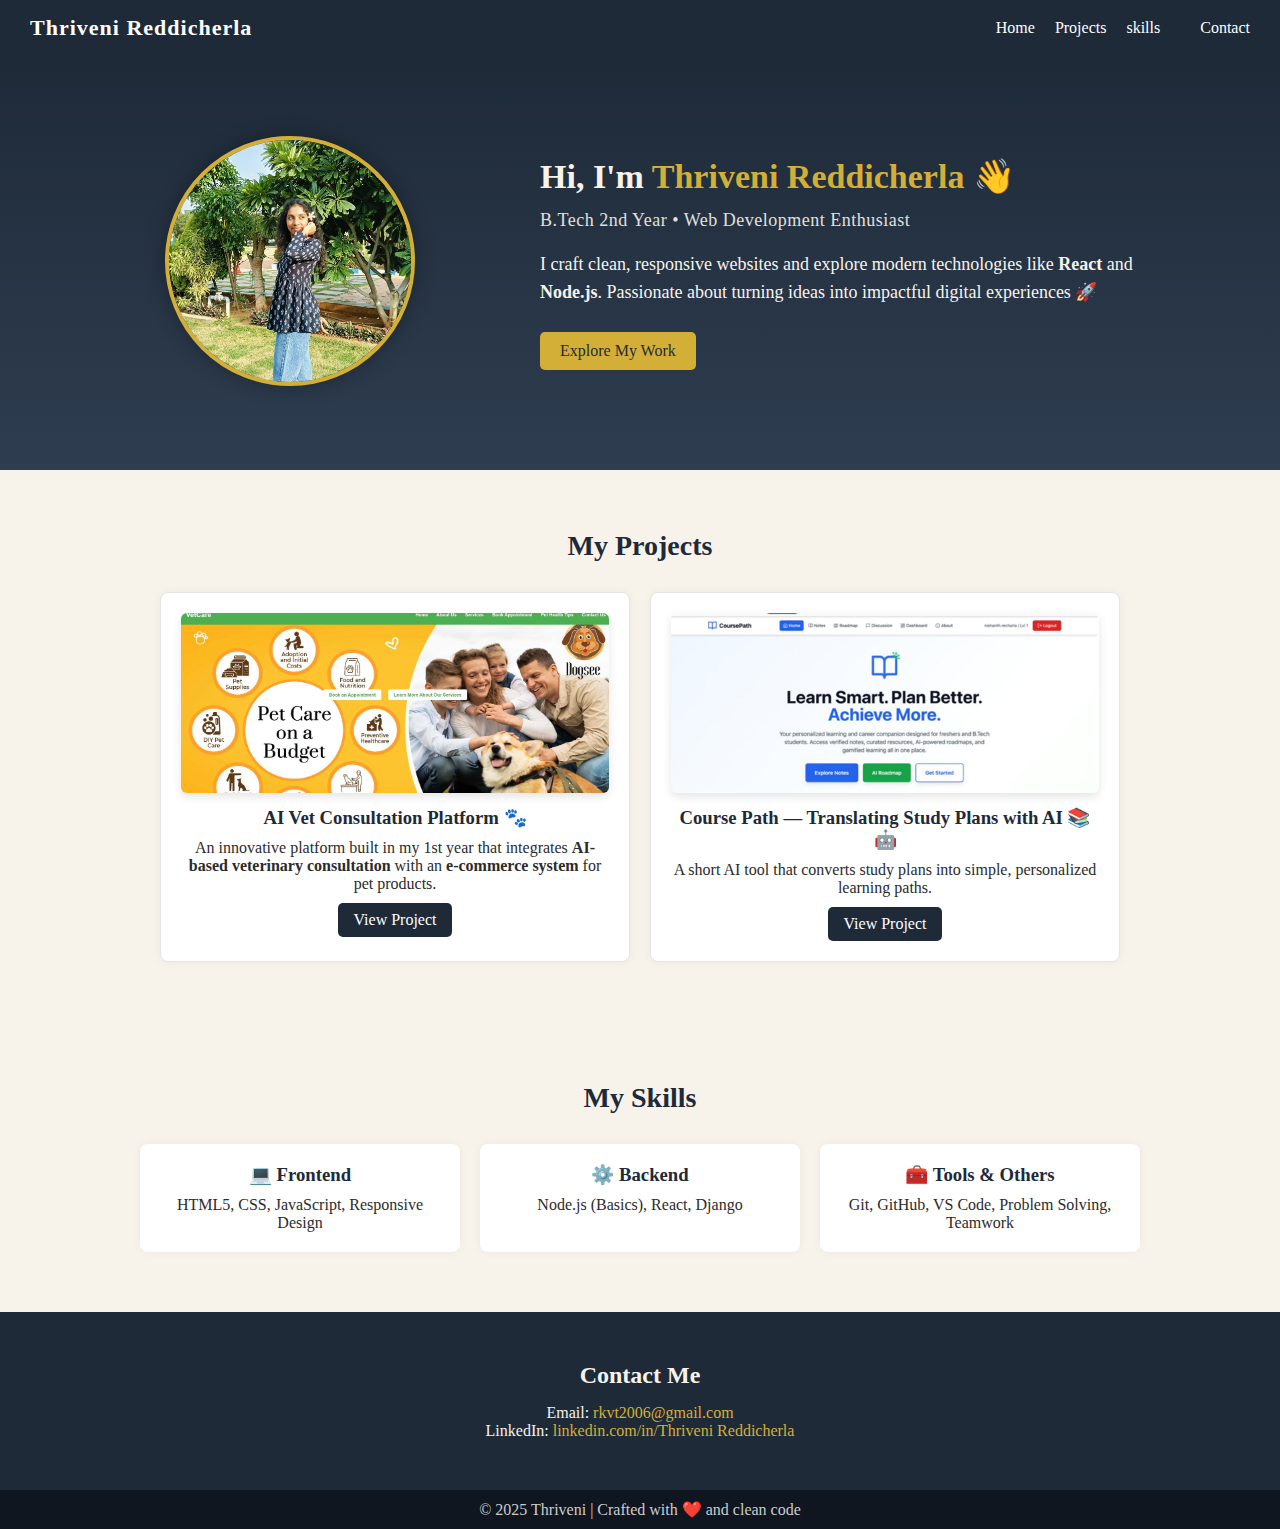
<file: task1__personal_portfolio/index.html>
<!DOCTYPE html>
<html lang="en">
<head>
  <meta charset="UTF-8" />
  <meta name="viewport" content="width=device-width, initial-scale=1.0"/>
  <title>Thriveni | Portfolio</title>
  <link rel="stylesheet" href="style.css"/>
</head>
<body>

  <nav class="navbar">
    <div class="logo">Thriveni Reddicherla</div>
    <ul>
      <li><a href="#home">Home</a></li>
      <li><a href="#projects">Projects</a></li>
      <li><a href="#skills">skills</a><li>
      <li><a href="#contact">Contact</a></li>
    </ul>
  </nav>

  
  <header id="home" class="hero-section">
  <div class="hero-container">
    
    <div class="hero-image fade-down">
      <img src="rtk.jpg" alt="Thriveni Reddicherla" />
    </div>

    <div class="hero-content fade-up">
      <h1>Hi, I'm <span>Thriveni Reddicherla</span> 👋</h1>
      <p class="role">B.Tech 2nd Year • Web Development Enthusiast</p>

      <p>
        I craft clean, responsive websites and explore modern technologies like 
        <strong>React</strong> and <strong>Node.js</strong>. Passionate about turning ideas into impactful digital experiences 🚀
      </p>

      <a href="#projects" class="btn">Explore My Work</a>
    </div>
  </div>
</header>

  </header>

  <section id="projects">
    <h2>My Projects</h2>
    <div class="projects-container">
      <div class="project-card slide-up">
  <img src="project1.jpg" alt="AI Vet Consultation Project" class="project-image" />
  <h3>AI Vet Consultation Platform 🐾</h3>
  <p>
    An innovative platform built in my 1st year that integrates 
    <strong>AI-based veterinary consultation</strong> with an 
    <strong>e-commerce system</strong> for pet products.
  </p>
  <a href="https://your-project-link.com" class="project-btn" target="_blank">View Project</a>
</div>

<div class="project-card slide-up">
  <img src="project2.png" alt="Course Path — Translating Study Plans with AI" class="project-image" />
  
  <h3>Course Path — Translating Study Plans with AI 📚🤖</h3>
  <p>
    A short AI tool that converts study plans into simple, personalized learning paths.
  </p>
  <a href="https://github.com/yourname/course-path" class="project-btn" target="_blank" rel="noopener noreferrer">View Project</a>
</div>
      
    </div>
  </section>
<section id="skills">
  <h2>My Skills</h2>
  <div class="skills-container">

    <div class="skill-card fade-up">
      <h3>💻 Frontend</h3>
      <p>HTML5, CSS, JavaScript, Responsive Design</p>
    </div>

    <div class="skill-card fade-up">
      <h3>⚙️ Backend</h3>
      <p>Node.js (Basics), React, Django</p>
    </div>

    <div class="skill-card fade-up">
      <h3>🧰 Tools & Others</h3>
      <p>Git, GitHub, VS Code, Problem Solving, Teamwork</p>
    </div>

  </div>
</section>

  <section id="contact">
    <h2>Contact Me</h2>
    <p>Email: <a href="rkvt2006@gmail.com">rkvt2006@gmail.com</a></p>
    <p>LinkedIn: <a href="https://www.linkedin.com/in/thriveni-reddicherla-6a4747358/" target="_blank">linkedin.com/in/Thriveni Reddicherla</a></p>
  </section>

  <footer>
    <p>© 2025 Thriveni | Crafted with ❤️ and clean code</p>
  </footer>

  <script>
  
    document.querySelectorAll('a[href^="#"]').forEach(anchor => {
      anchor.addEventListener('click', function(e) {
        e.preventDefault();
        document.querySelector(this.getAttribute('href')).scrollIntoView({
          behavior: 'smooth'
        });
      });
    });
  </script>
</body>
</html>
</file>
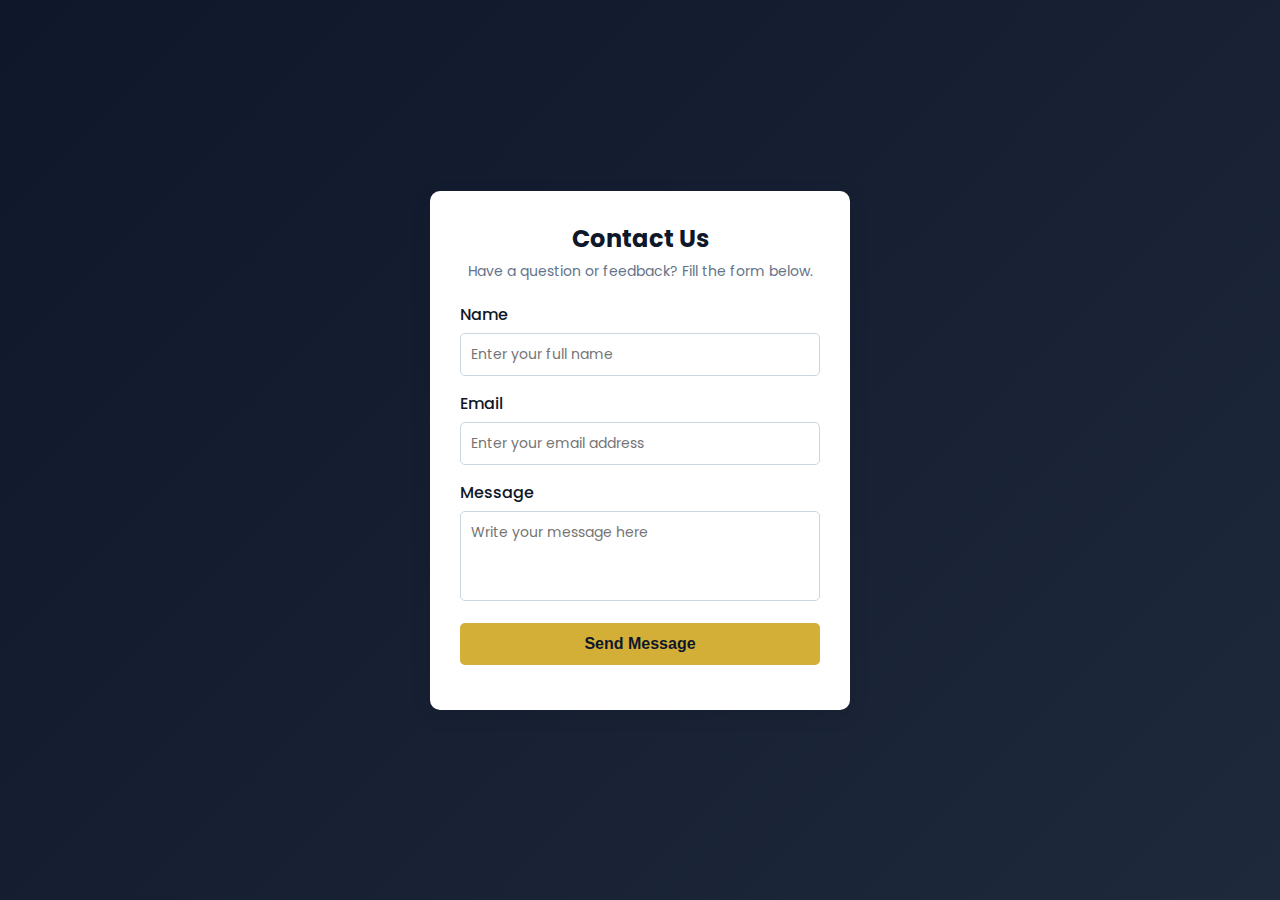
<file: task2__contact_form/index.html>
<!DOCTYPE html>
<html lang="en">
<head>
  <meta charset="UTF-8" />
  <meta name="viewport" content="width=device-width, initial-scale=1.0"/>
  <title>Task 2 - Contact Form | Thriveni</title>
  <link rel="stylesheet" href="style.css" />
</head>
<body>
  <div class="contact-wrapper">
    <div class="contact-box">
      <h2>Contact Us</h2>
      <p class="contact-subtitle">Have a question or feedback? Fill the form below.</p>

      <form id="contactForm">
        <div class="form-control">
          <label for="name">Name</label>
          <input type="text" id="name" placeholder="Enter your full name" />
        </div>

        <div class="form-control">
          <label for="email">Email</label>
          <input type="email" id="email" placeholder="Enter your email address" />
        </div>

        <div class="form-control">
          <label for="message">Message</label>
          <textarea id="message" placeholder="Write your message here"></textarea>
        </div>

        <button type="submit" class="btn">Send Message</button>
      </form>

      <p id="responseMsg" class="response"></p>
    </div>
  </div>

  <script src="script.js"></script>
</body>
</html>
</file>
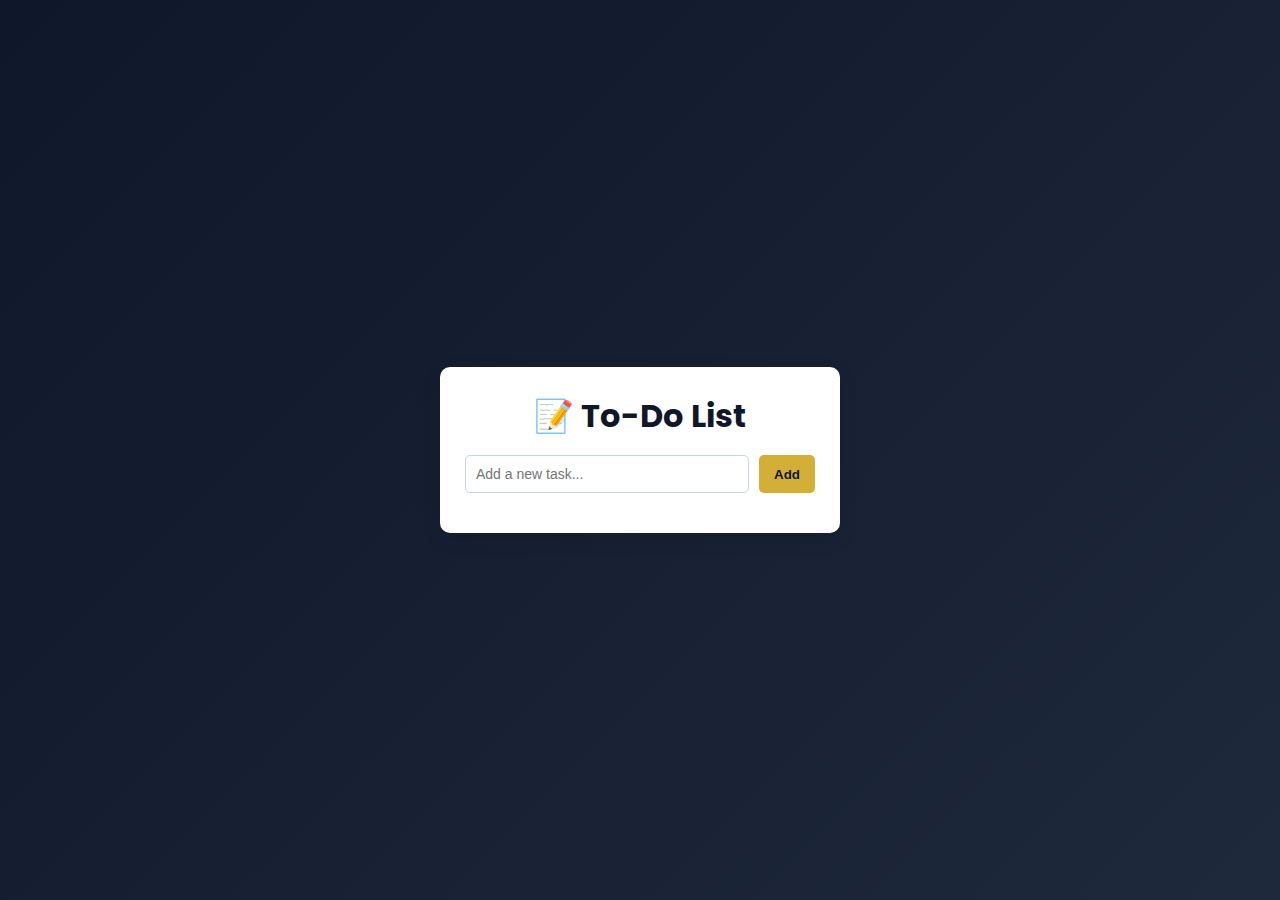
<file: task3__todo_list/index.html>
<!DOCTYPE html>
<html lang="en">
<head>
  <meta charset="UTF-8" />
  <meta name="viewport" content="width=device-width, initial-scale=1.0"/>
  <title>Task 3 - To-Do List | Thriveni</title>
  <link rel="stylesheet" href="style.css" />
</head>
<body>
  <div class="todo-wrapper">
    <div class="todo-box">
      <h1>📝 To-Do List</h1>
      <div class="todo-input-area">
        <input type="text" id="taskInput" placeholder="Add a new task..." />
        <button id="addBtn">Add</button>
      </div>

      <ul id="taskList"></ul>
    </div>
  </div>

  <script src="script.js"></script>
</body>
</html>
</file>
<file: task1__personal_portfolio/style.css>
* {
  margin: 0;
  padding: 0;
  box-sizing: border-box;
}

body {
  font-family: 'Georgia', serif;
  background: #f7f3eb;
  color: #2b2b2b;
  scroll-behavior: smooth;
}


.navbar {
  background: #1e2a38;
  color: white;
  display: flex;
  justify-content: space-between;
  align-items: center;
  padding: 15px 30px;
  position: sticky;
  top: 0;
  z-index: 1000;
}

.navbar .logo {
  font-size: 22px;
  font-weight: bold;
  letter-spacing: 1px;
}

.navbar ul {
  list-style: none;
  display: flex;
  gap: 20px;
}

.navbar ul li a {
  color: white;
  text-decoration: none;
  font-size: 16px;
  transition: color 0.3s;
}

.navbar ul li a:hover {
  color: #d4af37;
}


.btn {
  background: #d4af37;
  color: #1e2a38;
  padding: 10px 20px;
  text-decoration: none;
  border-radius: 5px;
  transition: background 0.3s;
}

.btn:hover {
  background: #b99630;
}

#projects {
  max-width: 1000px;
  margin: 60px auto;
  padding: 0 20px;
  text-align: center;
}

#projects h2 {
  font-size: 28px;
  margin-bottom: 30px;
  color: #1e2a38;
}

.projects-container {
  display: grid;
  grid-template-columns: repeat(auto-fit, minmax(280px, 1fr));
  gap: 20px;
}

.project-card {
  background: #fff;
  border: 1px solid #e5e5e5;
  padding: 20px;
  border-radius: 8px;
  box-shadow: 0 0 10px rgba(0,0,0,0.05);
  transition: transform 0.3s, box-shadow 0.3s;
}

.project-card:hover {
  transform: translateY(-5px);
  box-shadow: 0 10px 20px rgba(0,0,0,0.1);
}

.project-card h3 {
  color: #1e2a38;
  margin-bottom: 10px;
}

.project-btn {
  display: inline-block;
  margin-top: 10px;
  background: #1e2a38;
  color: #fff;
  padding: 8px 15px;
  border-radius: 5px;
  text-decoration: none;
  transition: background 0.3s;
}

.project-btn:hover {
  background: #d4af37;
  color: #1e2a38;
}
.project-card img.project-image {
  width: 100%;
  height: 180px;
  object-fit: cover;
  border-radius: 6px;
  margin-bottom: 10px;
  box-shadow: 0 4px 10px rgba(0,0,0,0.1);
}



#contact {
  background: #1e2a38;
  color: #f7f3eb;
  text-align: center;
  padding: 50px 20px;
}

#contact h2 {
  margin-bottom: 15px;
}

#contact a {
  color: #d4af37;
  text-decoration: none;
}

#contact a:hover {
  text-decoration: underline;
}


footer {
  background: #0f1620;
  color: #ccc;
  text-align: center;
  padding: 10px;
}


.fade-down { animation: fadeDown 1s ease; }
.fade-up { animation: fadeUp 1s ease; }
.slide-up { animation: slideUp 1s ease; }

@keyframes fadeDown {
  from { opacity: 0; transform: translateY(-20px); }
  to { opacity: 1; transform: translateY(0); }
}

@keyframes fadeUp {
  from { opacity: 0; transform: translateY(20px); }
  to { opacity: 1; transform: translateY(0); }
}

@keyframes slideUp {
  from { opacity: 0; transform: translateY(40px); }
  to { opacity: 1; transform: translateY(0); }
}


@media (max-width: 600px) {
  .hero-section h1 { font-size: 26px; }
  .hero-section p { font-size: 16px; }
}
/* 💼 Projects Section */
#projects {
  max-width: 1000px;
  margin: 60px auto;
  padding: 0 20px;
  text-align: center;
}

#projects h2 {
  font-size: 28px;
  margin-bottom: 30px;
  color: #1e2a38;
}

.projects-container {
  display: grid;
  grid-template-columns: repeat(auto-fit, minmax(280px, 1fr));
  gap: 20px;
}

.project-card {
  background: #fff;
  border: 1px solid #e5e5e5;
  padding: 20px;
  border-radius: 8px;
  box-shadow: 0 0 10px rgba(0,0,0,0.05);
  transition: transform 0.3s, box-shadow 0.3s;
}

.project-card:hover {
  transform: translateY(-5px);
  box-shadow: 0 10px 20px rgba(0,0,0,0.1);
}

.project-card h3 {
  color: #1e2a38;
  margin-bottom: 10px;
}

.project-btn {
  display: inline-block;
  margin-top: 10px;
  background: #1e2a38;
  color: #fff;
  padding: 8px 15px;
  border-radius: 5px;
  text-decoration: none;
  transition: background 0.3s;
}

.project-btn:hover {
  background: #d4af37;
  color: #1e2a38;
}

/* 🧠 Skills Section */
#skills {
  background: #f7f3eb;
  padding: 60px 20px;
  text-align: center;
}

#skills h2 {
  font-size: 28px;
  margin-bottom: 30px;
  color: #1e2a38;
}

.skills-container {
  display: grid;
  grid-template-columns: repeat(auto-fit, minmax(250px, 1fr));
  gap: 20px;
  max-width: 1000px;
  margin: 0 auto;
}

.skill-card {
  background: #fff;
  padding: 20px;
  border-radius: 8px;
  box-shadow: 0 0 10px rgba(0,0,0,0.05);
  transition: transform 0.3s;
}

.skill-card:hover {
  transform: translateY(-5px);
}

.skill-card h3 {
  color: #1e2a38;
  margin-bottom: 10px;
}
/* 🟡 Hero Section with Photo */
/* 🟡 Hero Section Layout */
.hero-section {
  background: linear-gradient(to bottom, #1e2a38, #2e3d50);
  color: #f7f3eb;
  padding: 80px 20px;
}

.hero-container {
  max-width: 1100px;
  margin: 0 auto;
  display: flex;
  align-items: center;
  justify-content: space-between;
  gap: 50px;
  flex-wrap: wrap;
}

.hero-image {
  flex: 1 1 250px;
  text-align: center;
}

.hero-image img {
  width: 250px;
  height: 250px;
  object-fit: cover;
  border-radius: 50%;
  border: 4px solid #d4af37;
  box-shadow: 0 0 20px rgba(0,0,0,0.3);
}

.hero-content {
  flex: 1 1 500px;
  text-align: left;
}

.hero-content h1 {
  font-size: 34px;
  margin-bottom: 10px;
}

.hero-content span {
  color: #d4af37;
}

.role {
  font-size: 16px;
  letter-spacing: 0.5px;
  opacity: 0.9;
  margin-bottom: 15px;
}

.hero-content p {
  font-size: 18px;
  line-height: 1.6;
  margin-bottom: 15px;
}

.btn {
  display: inline-block;
  margin-top: 10px;
  background: #d4af37;
  color: #1e2a38;
  padding: 10px 20px;
  border-radius: 5px;
  text-decoration: none;
  transition: background 0.3s;
}

.btn:hover {
  background: #b99630;
}

/* ✨ Animation */
.fade-down { animation: fadeDown 1s ease; }
.fade-up { animation: fadeUp 1s ease; }

@keyframes fadeDown {
  from { opacity: 0; transform: translateY(-20px); }
  to { opacity: 1; transform: translateY(0); }
}

@keyframes fadeUp {
  from { opacity: 0; transform: translateY(20px); }
  to { opacity: 1; transform: translateY(0); }
}

/* 📱 Responsive for Mobile */
@media (max-width: 768px) {
  .hero-container {
    flex-direction: column;
    text-align: center;
  }

  .hero-content {
    text-align: center;
  }

  .hero-image img {
    width: 180px;
    height: 180px;
    margin-bottom: 15px;
  }
}
</file>
<file: task2__contact_form/style.css>
@import url('https://fonts.googleapis.com/css2?family=Poppins:wght@400;500;600&display=swap');

* {
  box-sizing: border-box;
  margin: 0;
  padding: 0;
}

body {
  font-family: 'Poppins', sans-serif;
  background: linear-gradient(135deg, #0f172a, #1e293b);
  min-height: 100vh;
  display: flex;
  justify-content: center;
  align-items: center;
  padding: 20px;
}

.contact-wrapper {
  width: 100%;
  max-width: 420px;
}

.contact-box {
  background: #ffffff;
  padding: 30px;
  border-radius: 10px;
  box-shadow: 0 6px 20px rgba(0, 0, 0, 0.1);
  text-align: left;
}

.contact-box h2 {
  text-align: center;
  color: #0f172a;
  margin-bottom: 5px;
}

.contact-subtitle {
  text-align: center;
  font-size: 14px;
  color: #64748b;
  margin-bottom: 20px;
}

.form-control {
  margin-bottom: 15px;
}

.form-control label {
  display: block;
  margin-bottom: 6px;
  font-weight: 500;
  color: #0f172a;
}

.form-control input,
.form-control textarea {
  width: 100%;
  padding: 10px;
  font-size: 14px;
  border: 1px solid #cbd5e1;
  border-radius: 5px;
  outline: none;
  transition: border-color 0.3s;
  font-family: inherit;
  resize: none;
}

.form-control input:focus,
.form-control textarea:focus {
  border-color: #d4af37;
}

textarea {
  min-height: 90px;
}

.btn {
  width: 100%;
  background: #d4af37;
  color: #0f172a;
  padding: 12px;
  font-size: 16px;
  font-weight: 600;
  border: none;
  border-radius: 5px;
  cursor: pointer;
  transition: background 0.3s;
}

.btn:hover {
  background: #b99630;
}

.response {
  text-align: center;
  margin-top: 15px;
  font-size: 14px;
  color: #0f172a;
  font-weight: 500;
}
</file>
<file: task3__todo_list/style.css>
@import url('https://fonts.googleapis.com/css2?family=Poppins:wght@400;500;600&display=swap');

* {
  box-sizing: border-box;
  margin: 0;
  padding: 0;
}

body {
  font-family: 'Poppins', sans-serif;
  background: linear-gradient(135deg, #0f172a, #1e293b);
  min-height: 100vh;
  display: flex;
  justify-content: center;
  align-items: center;
  padding: 20px;
}

.todo-wrapper {
  width: 100%;
  max-width: 400px;
}

.todo-box {
  background: #ffffff;
  padding: 25px;
  border-radius: 10px;
  box-shadow: 0 6px 20px rgba(0, 0, 0, 0.1);
}

.todo-box h1 {
  text-align: center;
  margin-bottom: 15px;
  color: #0f172a;
}

.todo-input-area {
  display: flex;
  gap: 10px;
  margin-bottom: 15px;
}

#taskInput {
  flex: 1;
  padding: 10px;
  border: 1px solid #cbd5e1;
  border-radius: 5px;
  outline: none;
  font-size: 14px;
}

#taskInput:focus {
  border-color: #d4af37;
}

#addBtn {
  background: #d4af37;
  color: #0f172a;
  border: none;
  padding: 10px 15px;
  border-radius: 5px;
  font-weight: 600;
  cursor: pointer;
  transition: background 0.3s;
}

#addBtn:hover {
  background: #b99630;
}

ul {
  list-style: none;
}

li {
  background: #f1f5f9;
  margin-bottom: 10px;
  padding: 10px;
  border-radius: 5px;
  display: flex;
  justify-content: space-between;
  align-items: center;
  font-size: 14px;
}

li.completed {
  text-decoration: line-through;
  opacity: 0.7;
}

.delete-btn {
  background: #dc2626;
  color: #fff;
  border: none;
  padding: 5px 8px;
  font-size: 12px;
  border-radius: 4px;
  cursor: pointer;
  transition: background 0.3s;
}

.delete-btn:hover {
  background: #b91c1c;
}
</file>
